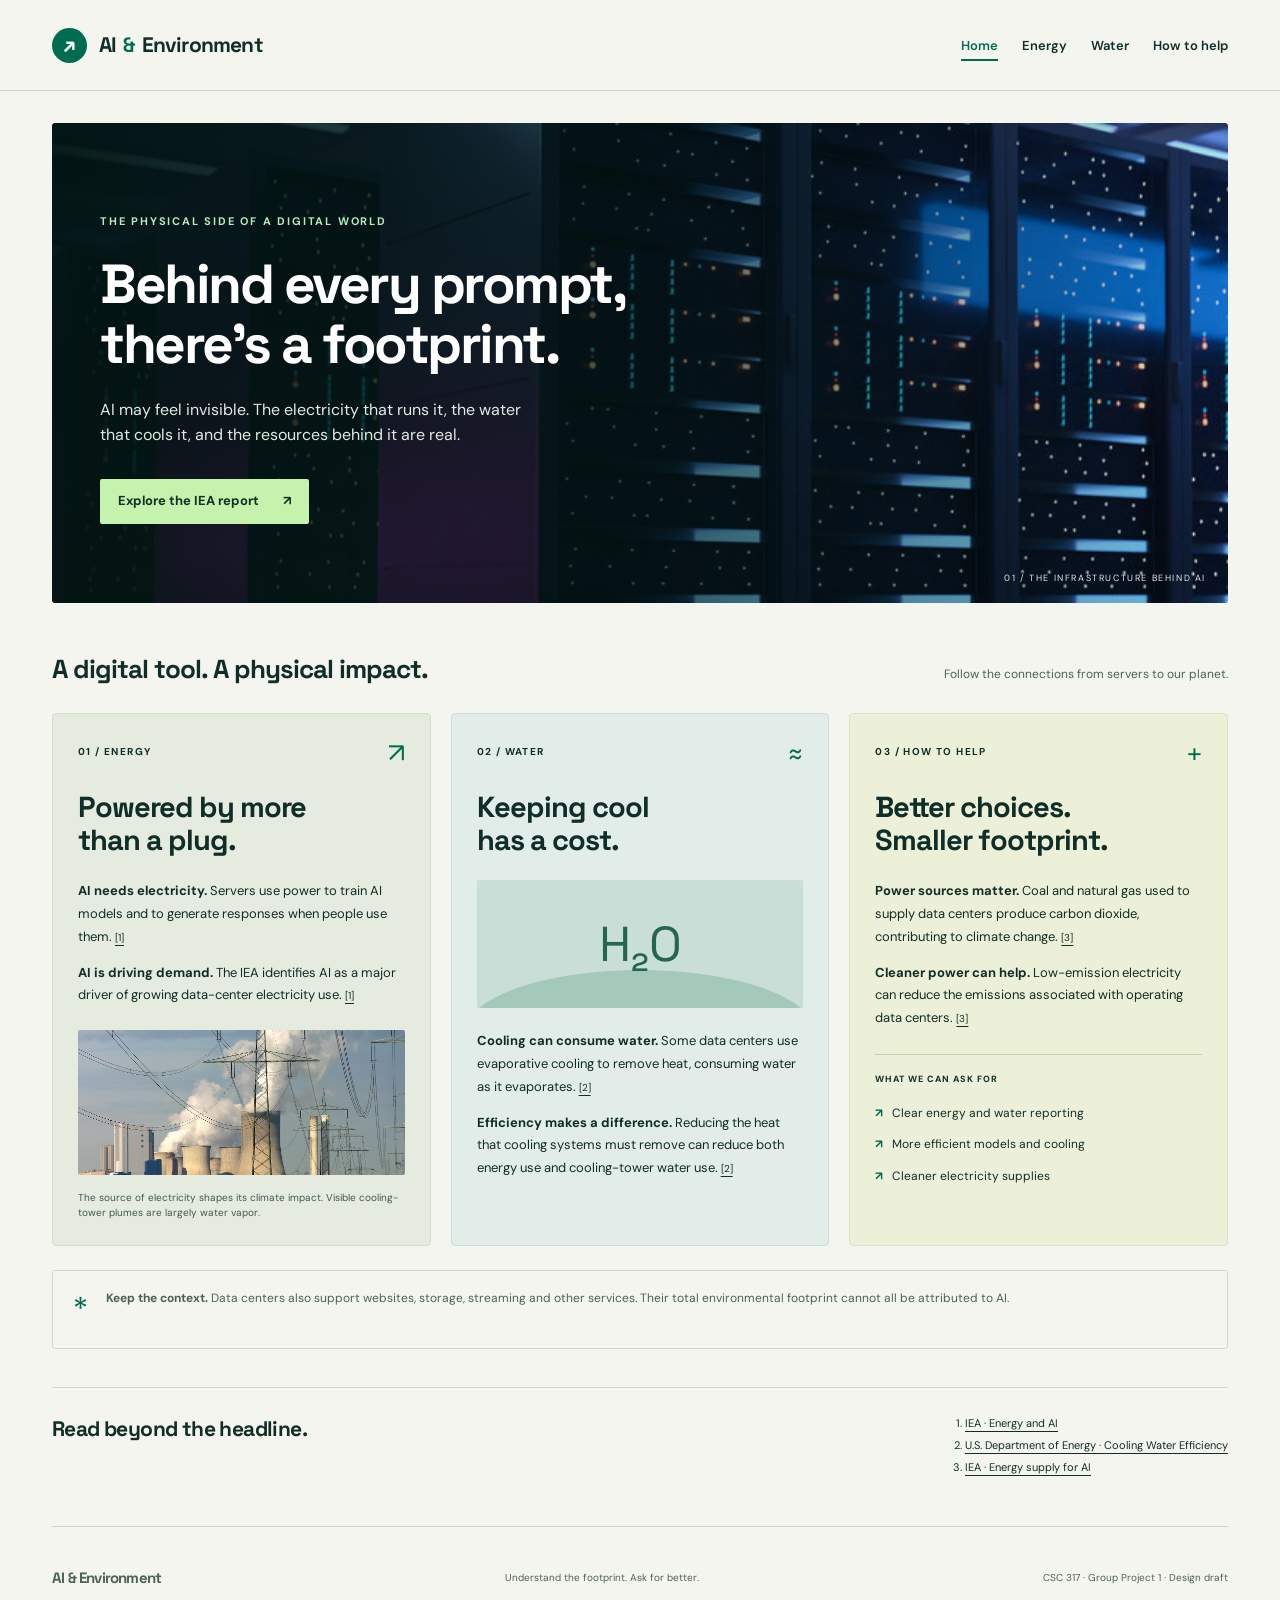
<file: index.html>
<!doctype html>
<html lang="en">
<head>
    <meta charset="utf-8">
    <meta name="viewport" content="width=device-width, initial-scale=1">
    <meta name="description"
        content="Explore the electricity, water and climate impacts behind artificial intelligence.">
    <title>AI & Environment — Behind the Prompt</title>
    <link rel="preconnect" href="https://fonts.googleapis.com">
    <link rel="preconnect" href="https://fonts.gstatic.com" crossorigin>
    <link
        href="https://fonts.googleapis.com/css2?family=DM+Sans:wght@400;500;600;700&family=Space+Grotesk:wght@400;500;600;700&display=swap"
        rel="stylesheet">
    <link rel="stylesheet" href="styles.css">
</head>

<body>
    <a class="skip" href="#main">Skip to content</a>
    <header class="site-header">
        <div class="header-inner">
            <div class="brand"><span class="brand-mark" aria-hidden="true">↗</span> AI <span class="amp">&</span>
                Environment</div>
            <nav aria-label="Main navigation">
              
                <button type="button" class="current" aria-current="page">Home</button>
                <button type="button">Energy</button>
                <button type="button">Water</button>
                <button type="button">How to help</button>
            </nav>
            
            <details class="mobile-menu">
                <summary aria-label="Toggle mobile navigation">
                    <span class="hamburger-icon" aria-hidden="true"><span></span><span></span><span></span></span>
                </summary>
                <nav aria-label="Mobile navigation">
                    <a href="#main">Home</a>
                    <a href="#energy-title">Energy</a>
                    <a href="#water-title">Water</a>
                    <a href="#help-title">How to help</a>
                </nav>
            </details>
        </div>
    </header>
    <main id="main">
        <section class="hero" aria-labelledby="hero-title">
            <img class="hero-image" src="server-room.jpg"
                alt="Rows of server racks illuminated by blue and purple lights.">
            <div class="hero-copy">
                <p class="eyebrow">THE PHYSICAL SIDE OF A DIGITAL WORLD</p>
                <h1 id="hero-title">Behind every prompt,<br>there’s a footprint.</h1>
                <p>AI may feel invisible. The electricity that runs it, the water that cools it, and the resources
                    behind it are real.</p>
                <a class="article-link" href="https://www.iea.org/reports/energy-and-ai">Explore the IEA report <span
                        aria-hidden="true">↗</span></a>
            </div>
            <div class="hero-caption">01 / THE INFRASTRUCTURE BEHIND AI</div>
        </section>
        <div class="section-heading">
            <h2>A digital tool. A physical impact.</h2>
            <p>Follow the connections from servers to our planet.</p>
        </div>
        <div class="cards">
            <section class="card" aria-labelledby="energy-title">
                <div class="card-top"><span class="category">01 / ENERGY</span><span class="symbol"
                        aria-hidden="true">↗</span></div>
                <h3 id="energy-title">Powered by more<br>than a plug.</h3>
                <p class="fact"><strong>AI needs electricity.</strong> Servers use power to train AI models and to
                    generate responses when people use them. <a href="#source-iea" aria-label="Source 1">[1]</a></p>
                <p class="fact"><strong>AI is driving demand.</strong> The IEA identifies AI as a major driver of
                    growing data-center electricity use. <a href="#source-iea" aria-label="Source 1">[1]</a></p>
                <figure><img src="power-station.jpg"
                        alt="Power station cooling towers and electricity transmission lines.">
                    <figcaption>The source of electricity shapes its climate impact. Visible cooling-tower plumes are
                        largely water vapor.</figcaption>
                </figure>
            </section>
            <section class="card water-card" aria-labelledby="water-title">
                <div class="card-top"><span class="category">02 / WATER</span><span class="symbol"
                        aria-hidden="true">≈</span></div>
                <h3 id="water-title">Keeping cool<br>has a cost.</h3>
                <div class="water-graphic" aria-hidden="true"><span>H₂O</span>
                    <div class="wave"></div>
                </div>
                <p class="fact"><strong>Cooling can consume water.</strong> Some data centers use evaporative cooling to
                    remove heat, consuming water as it evaporates. <a href="#source-doe" aria-label="Source 2">[2]</a>
                </p>
                <p class="fact"><strong>Efficiency makes a difference.</strong> Reducing the heat that cooling systems
                    must remove can reduce both energy use and cooling-tower water use. <a href="#source-doe"
                        aria-label="Source 2">[2]</a></p>
            </section>
            <section class="card help-card" aria-labelledby="help-title">
                <div class="card-top"><span class="category">03 / HOW TO HELP</span><span class="symbol"
                        aria-hidden="true">+</span></div>
                <h3 id="help-title">Better choices.<br>Smaller footprint.</h3>
                <p class="fact"><strong>Power sources matter.</strong> Coal and natural gas used to supply data centers
                    produce carbon dioxide, contributing to climate change. <a href="#source-supply"
                        aria-label="Source 3">[3]</a></p>
                <p class="fact"><strong>Cleaner power can help.</strong> Low-emission electricity can reduce the
                    emissions associated with operating data centers. <a href="#source-supply"
                        aria-label="Source 3">[3]</a></p>
                <div class="takeaway">
                    <p class="eyebrow">WHAT WE CAN ASK FOR</p>
                    <ul>
                        <li>Clear energy and water reporting</li>
                        <li>More efficient models and cooling</li>
                        <li>Cleaner electricity supplies</li>
                    </ul>
                </div>
            </section>
        </div>
        <aside class="context"><span aria-hidden="true">*</span>
            <p><strong>Keep the context.</strong> Data centers also support websites, storage, streaming and other
                services. Their total environmental footprint cannot all be attributed to AI.</p>
        </aside>
        <section class="sources" aria-labelledby="sources-title">
            <h2 id="sources-title">Read beyond the headline.</h2>
            <ol>
                <li id="source-iea"><a href="https://www.iea.org/reports/energy-and-ai">IEA · Energy and AI</a></li>
                <li id="source-doe"><a
                        href="https://www.energy.gov/cmei/femp/cooling-water-efficiency-opportunities-federal-data-centers">U.S.
                        Department of Energy · Cooling Water Efficiency</a></li>
                <li id="source-supply"><a href="https://www.iea.org/reports/energy-and-ai/energy-supply-for-ai">IEA ·
                        Energy supply for AI</a></li>
            </ol>
        </section>
    </main>
    <footer>
        <p class="brand">AI & Environment</p>
        <p>Understand the footprint. Ask for better.</p>
        <p>CSC 317 · Group Project 1 · Design draft</p>
    </footer>
</body>

</html>
</file>
<file: styles.css>
:root {
    --ink: #102e28;
    --green: #006c50;
    --paper: #f4f5ee;
    --line: #ccd6cb;
    --muted: #4c6259
}

* {
    box-sizing: border-box
}

body {
    margin: 0;
    background: var(--paper);
    color: var(--ink);
    font-family: 'DM Sans', sans-serif;
    line-height: 1.6
}

h1,
h2,
h3,
.brand {
    font-family: 'Space Grotesk', sans-serif
}

a {
    color: inherit;
    text-underline-offset: 4px
}

a:hover {
    color: var(--green)
}

a:focus-visible,
button:focus-visible {
    outline: 3px solid #b97000;
    outline-offset: 5px
}

button:active {
    transform: translateY(1px)
}

::selection {
    background: #b8f2ca;
    color: #102e28
}

.skip {
    position: fixed;
    top: -100px;
    left: 16px;
    padding: 10px;
    background: white;
    z-index: 20
}

.skip:focus-visible {
    top: 12px
}

.site-header {
    position: sticky;
    top: 0;
    z-index: 10;
    background: rgba(244, 245, 238, .97);
    border-bottom: 1px solid var(--line)
}

.header-inner {
    max-width: 1240px;
    margin: auto;
    min-height: 90px;
    padding: 18px 32px;
    display: flex;
    align-items: center;
    justify-content: space-between;
    gap: 24px
}

.brand {
    font-weight: 700;
    font-size: 21px;
    letter-spacing: -.8px;
    display: flex;
    align-items: center;
    gap: 7px
}

.brand-mark {
    display: inline-flex;
    align-items: center;
    justify-content: center;
    background: var(--green);
    color: white;
    width: 35px;
    height: 35px;
    border-radius: 50%;
    margin-right: 5px
}

.amp {
    color: var(--green)
}

nav {
    display: flex;
    gap: 24px
}

nav button {
    font: 600 13px 'DM Sans', sans-serif;
    color: var(--ink);
    border: 0;
    background: none;
    padding: 9px 0;
    cursor: pointer;
    position: relative
}

nav button:hover {
    color: var(--green)
}

nav button:first-child {
    color: var(--green)
}

nav button::after {
    content: '';
    position: absolute;
    bottom: 2px;
    left: 0;
    width: 0;
    height: 2px;
    background: var(--green);
    transition: width .2s
}

nav button:hover::after,
nav .current::after {
    width: 100%
}

main {
    max-width: 1240px;
    margin: auto;
    padding: 32px
}

.hero {
    position: relative;
    min-height: 480px;
    overflow: hidden;
    background: #071818;
    color: white;
    display: flex;
    align-items: center;
    border-radius: 4px
}

.hero-image {
    position: absolute;
    width: 100%;
    height: 100%;
    object-fit: cover;
    object-position: right center
}

.hero::before {
    content: '';
    position: absolute;
    inset: 0;
    background: linear-gradient(90deg, rgba(2, 20, 18, .96), rgba(2, 20, 18, .75) 43%, rgba(2, 20, 18, .08));
    z-index: 1
}

.hero-copy {
    position: relative;
    z-index: 2;
    padding: 48px;
    max-width: 670px
}

.eyebrow,
.category {
    font-size: 11px;
    letter-spacing: 1.8px;
    font-weight: 700
}

.hero .eyebrow {
    color: #b4edbd
}

h1 {
    font-size: clamp(36px, 4.3vw, 58px);
    line-height: 1.09;
    letter-spacing: -2.5px;
    margin: 23px 0
}

.hero-copy>p:not(.eyebrow) {
    max-width: 450px;
    font-size: 16px;
    color: #e0ebe4
}

.article-link {
    display: inline-flex;
    align-items: center;
    gap: 24px;
    background: #c5f2ac;
    color: #123126;
    padding: 12px 18px;
    margin-top: 15px;
    font-size: 13px;
    font-weight: 700;
    text-decoration: none;
    border-radius: 2px
}

.article-link:hover {
    background: white
}

.hero-caption {
    position: absolute;
    bottom: 18px;
    right: 22px;
    z-index: 2;
    font-size: 9px;
    letter-spacing: 1.6px;
    color: #e2eae7
}

.section-heading {
    display: flex;
    align-items: baseline;
    justify-content: space-between;
    gap: 20px;
    margin: 46px 0 22px
}

.section-heading h2 {
    font-size: 26px;
    letter-spacing: -1px;
    margin: 0
}

.section-heading p {
    font-size: 12px;
    color: var(--muted);
    margin: 0
}

.cards {
    display: flex;
    gap: 20px;
    align-items: stretch
}

.card {
    flex: 1;
    min-width: 0;
    padding: 25px;
    background: #e5ebdf;
    border: 1px solid #d3decc;
    border-radius: 4px
}

.water-card {
    background: #e2ece9;
    border-color: #cdded9
}

.help-card {
    background: #edf0d9;
    border-color: #dce1c7
}

.card-top {
    display: flex;
    justify-content: space-between;
    align-items: center
}

.category {
    font-size: 10px;
    letter-spacing: 1.4px
}

.symbol {
    font-size: 27px;
    line-height: 1;
    color: var(--green)
}

h3 {
    font-size: 29px;
    line-height: 1.15;
    letter-spacing: -1px;
    margin: 24px 0
}

.fact {
    font-size: 13px;
    line-height: 1.75
}

.fact strong {
    font-weight: 700
}

.fact a {
    font-size: 10px
}

figure {
    margin: 23px 0 0
}

figure img {
    width: 100%;
    height: 145px;
    object-fit: cover;
    border-radius: 2px
}

figcaption {
    font-size: 10px;
    line-height: 1.5;
    margin-top: 7px;
    color: #40594b
}

.water-graphic {
    height: 128px;
    position: relative;
    background: #c8ded6;
    overflow: hidden;
    margin: 22px 0;
    border-radius: 2px;
    display: flex;
    align-items: center;
    justify-content: center
}

.water-graphic>span {
    font-family: 'Space Grotesk', sans-serif;
    font-size: 49px;
    color: #236651;
    z-index: 1
}

.wave {
    position: absolute;
    bottom: -87px;
    width: 350px;
    height: 125px;
    background: #a4c9ba;
    border-radius: 50%
}

.takeaway {
    border-top: 1px solid #c4cfae;
    margin-top: 24px;
    padding-top: 8px
}

.takeaway .eyebrow {
    font-size: 9px;
    letter-spacing: 1px
}

.takeaway ul {
    padding: 0;
    list-style: none;
    font-size: 12px
}

.takeaway li {
    padding: 6px 0;
    display: flex;
    gap: 9px
}

.takeaway li::before {
    content: '↗';
    color: var(--green);
    font-weight: bold
}

.takeaway li:last-child {
    padding-bottom: 0
}

.context {
    display: flex;
    gap: 18px;
    margin: 24px 0 0;
    padding: 18px 20px;
    border: 1px solid var(--line);
    border-radius: 3px
}

.context>span {
    font-size: 32px;
    line-height: 1.3;
    color: var(--green)
}

.context p {
    font-size: 12px;
    margin: 0;
    color: var(--muted)
}

.sources {
    border-top: 1px solid var(--line);
    padding-top: 24px;
    margin-top: 38px;
    display: flex;
    justify-content: space-between;
    gap: 24px
}

.sources h2 {
    font-size: 21px;
    letter-spacing: -.6px;
    margin: 0
}

.sources ol {
    margin: 0;
    padding-left: 20px;
    font-size: 11px;
    line-height: 2
}

footer {
    max-width: 1176px;
    margin: 16px auto 0;
    padding: 24px 0 32px;
    border-top: 1px solid var(--line);
    display: flex;
    align-items: center;
    justify-content: space-between;
    gap: 20px
}

footer .brand {
    font-size: 15px
}

footer p {
    font-size: 10px;
    color: var(--muted)
}

@media(max-width:900px) {
    .header-inner {
        padding: 16px 24px
    }

    .brand {
        font-size: 18px
    }

    nav {
        gap: 16px
    }

    .hero-copy {
        padding: 35px
    }

    .section-heading {
        align-items: flex-start;
        flex-direction: column;
        gap: 5px
    }

    .cards {
        gap: 12px
    }

    .card {
        padding: 18px
    }

    h3 {
        font-size: 24px
    }

    footer {
        margin: 16px 32px 0
    }
}

@media(max-width:599px) {
    .header-inner {
        padding: 14px 20px;
        flex-direction: column;
        align-items: stretch;
        gap: 8px;
        min-height: 0
    }

    .brand {
        font-size: 19px
    }

    nav {
        justify-content: space-between;
        gap: 12px
    }

    nav button {
        font-size: 12px;
        min-height: 44px
    }

    main {
        padding: 20px
    }

    .hero {
        min-height: 490px;
        align-items: flex-end
    }

    .hero-image {
        object-position: 65% center
    }

    .hero::before {
        background: linear-gradient(0deg, rgba(2, 20, 18, .97), rgba(2, 20, 18, .73) 62%, rgba(2, 20, 18, .1))
    }

    .hero-copy {
        padding: 28px 24px 52px
    }

    .hero .eyebrow {
        font-size: 9px;
        letter-spacing: 1.2px
    }

    h1 {
        font-size: 39px;
        letter-spacing: -1.7px
    }

    .hero-copy>p:not(.eyebrow) {
        font-size: 14px
    }

    .hero-caption {
        left: 24px;
        font-size: 8px;
        right: auto
    }

    .section-heading {
        margin-top: 30px
    }

    .section-heading h2 {
        font-size: 24px
    }

    .cards {
        flex-direction: column;
        gap: 18px
    }

    .card {
        padding: 25px
    }

    h3 {
        font-size: 32px;
        margin: 20px 0
    }

    .fact {
        font-size: 14px
    }

    figure img {
        height: 175px
    }

    .water-graphic {
        height: 140px
    }

    .context {
        padding: 16px;
        gap: 12px
    }

    .sources {
        flex-direction: column;
        gap: 12px
    }

    .sources ol {
        font-size: 12px
    }

    footer {
        margin: 12px 20px 0;
        flex-direction: column;
        align-items: flex-start;
        gap: 4px
    }

    footer p {
        margin: 3px 0
    }

    footer .brand {
        margin-bottom: 6px
    }
}

@media(prefers-reduced-motion:reduce) {
    * {
        transition: none !important
    }
}

.mobile-menu {
    display: none;
}

@media (max-width: 599px) {
    .header-inner {
        flex-direction: row;
        align-items: center;
        justify-content: space-between;
        gap: 12px;
    }

    .header-inner > nav {
        display: none;
    }

    .header-inner .brand {
        font-size: clamp(14px, 4vw, 19px);
        letter-spacing: -0.6px;
    }

    .mobile-menu {
        display: block;
        position: relative;
        flex-shrink: 0;
    }

    .mobile-menu summary {
        display: flex;
        align-items: center;
        justify-content: center;
        width: 44px;
        height: 44px;
        cursor: pointer;
        border: 1px solid var(--line);
        border-radius: 5px;
        list-style: none;
        background: var(--paper);
    }

    .mobile-menu summary::-webkit-details-marker {
        display: none;
    }

    .mobile-menu summary:focus-visible {
        outline: 3px solid #bb7102;
        outline-offset: 3px;
    }

    .hamburger-icon {
        display: flex;
        flex-direction: column;
        gap: 5px;
    }

    .hamburger-icon span {
        width: 21px;
        height: 2px;
        background: var(--ink);
        border-radius: 2px;
    }

    .mobile-menu[open] summary {
        background: #e5ebdf;
    }

    .mobile-menu nav {
        position: absolute;
        top: calc(100% + 10px);
        right: 0;
        width: min(230px, 85vw);
        padding: 10px;
        display: flex;
        flex-direction: column;
        gap: 0;
        background: var(--paper);
        border: 1px solid var(--line);
        border-radius: 5px;
        box-shadow: 0 12px 26px rgba(0, 0, 0, .16);
        z-index: 30;
    }

    .mobile-menu nav a {
        display: block;
        padding: 12px;
        color: var(--ink);
        font-size: 14px;
        font-weight: 600;
        text-decoration: none;
        border-radius: 3px;
    }

    .mobile-menu nav a:hover,
    .mobile-menu nav a:focus-visible {
        color: var(--green);
        background: #e5ebdf;
    }
}
</file>
<file: ai-environment-draft/styles.css>
:root {
    --ink: #102e28;
    --green: #006c50;
    --paper: #f4f5ee;
    --line: #ccd6cb;
    --muted: #4c6259
}

* {
    box-sizing: border-box
}

body {
    margin: 0;
    background: var(--paper);
    color: var(--ink);
    font-family: 'DM Sans', sans-serif;
    line-height: 1.6
}

h1,
h2,
h3,
.brand {
    font-family: 'Space Grotesk', sans-serif
}

a {
    color: inherit;
    text-underline-offset: 4px
}

a:hover {
    color: var(--green)
}

a:focus-visible,
button:focus-visible {
    outline: 3px solid #b97000;
    outline-offset: 5px
}

button:active {
    transform: translateY(1px)
}

::selection {
    background: #b8f2ca;
    color: #102e28
}

.skip {
    position: fixed;
    top: -100px;
    left: 16px;
    padding: 10px;
    background: white;
    z-index: 20
}

.skip:focus-visible {
    top: 12px
}

.site-header {
    position: sticky;
    top: 0;
    z-index: 10;
    background: rgba(244, 245, 238, .97);
    border-bottom: 1px solid var(--line)
}

.header-inner {
    max-width: 1240px;
    margin: auto;
    min-height: 90px;
    padding: 18px 32px;
    display: flex;
    align-items: center;
    justify-content: space-between;
    gap: 24px
}

.brand {
    font-weight: 700;
    font-size: 21px;
    letter-spacing: -.8px;
    display: flex;
    align-items: center;
    gap: 7px
}

.brand-mark {
    display: inline-flex;
    align-items: center;
    justify-content: center;
    background: var(--green);
    color: white;
    width: 35px;
    height: 35px;
    border-radius: 50%;
    margin-right: 5px
}

.amp {
    color: var(--green)
}

nav {
    display: flex;
    gap: 24px
}

nav button {
    font: 600 13px 'DM Sans', sans-serif;
    color: var(--ink);
    border: 0;
    background: none;
    padding: 9px 0;
    cursor: pointer;
    position: relative
}

nav button:hover {
    color: var(--green)
}

nav button:first-child {
    color: var(--green)
}

nav button::after {
    content: '';
    position: absolute;
    bottom: 2px;
    left: 0;
    width: 0;
    height: 2px;
    background: var(--green);
    transition: width .2s
}

nav button:hover::after,
nav .current::after {
    width: 100%
}

main {
    max-width: 1240px;
    margin: auto;
    padding: 32px
}

.hero {
    position: relative;
    min-height: 480px;
    overflow: hidden;
    background: #071818;
    color: white;
    display: flex;
    align-items: center;
    border-radius: 4px
}

.hero-image {
    position: absolute;
    width: 100%;
    height: 100%;
    object-fit: cover;
    object-position: right center
}

.hero::before {
    content: '';
    position: absolute;
    inset: 0;
    background: linear-gradient(90deg, rgba(2, 20, 18, .96), rgba(2, 20, 18, .75) 43%, rgba(2, 20, 18, .08));
    z-index: 1
}

.hero-copy {
    position: relative;
    z-index: 2;
    padding: 48px;
    max-width: 670px
}

.eyebrow,
.category {
    font-size: 11px;
    letter-spacing: 1.8px;
    font-weight: 700
}

.hero .eyebrow {
    color: #b4edbd
}

h1 {
    font-size: clamp(36px, 4.3vw, 58px);
    line-height: 1.09;
    letter-spacing: -2.5px;
    margin: 23px 0
}

.hero-copy>p:not(.eyebrow) {
    max-width: 450px;
    font-size: 16px;
    color: #e0ebe4
}

.article-link {
    display: inline-flex;
    align-items: center;
    gap: 24px;
    background: #c5f2ac;
    color: #123126;
    padding: 12px 18px;
    margin-top: 15px;
    font-size: 13px;
    font-weight: 700;
    text-decoration: none;
    border-radius: 2px
}

.article-link:hover {
    background: white
}

.hero-caption {
    position: absolute;
    bottom: 18px;
    right: 22px;
    z-index: 2;
    font-size: 9px;
    letter-spacing: 1.6px;
    color: #e2eae7
}

.section-heading {
    display: flex;
    align-items: baseline;
    justify-content: space-between;
    gap: 20px;
    margin: 46px 0 22px
}

.section-heading h2 {
    font-size: 26px;
    letter-spacing: -1px;
    margin: 0
}

.section-heading p {
    font-size: 12px;
    color: var(--muted);
    margin: 0
}

.cards {
    display: flex;
    gap: 20px;
    align-items: stretch
}

.card {
    flex: 1;
    min-width: 0;
    padding: 25px;
    background: #e5ebdf;
    border: 1px solid #d3decc;
    border-radius: 4px
}

.water-card {
    background: #e2ece9;
    border-color: #cdded9
}

.help-card {
    background: #edf0d9;
    border-color: #dce1c7
}

.card-top {
    display: flex;
    justify-content: space-between;
    align-items: center
}

.category {
    font-size: 10px;
    letter-spacing: 1.4px
}

.symbol {
    font-size: 27px;
    line-height: 1;
    color: var(--green)
}

h3 {
    font-size: 29px;
    line-height: 1.15;
    letter-spacing: -1px;
    margin: 24px 0
}

.fact {
    font-size: 13px;
    line-height: 1.75
}

.fact strong {
    font-weight: 700
}

.fact a {
    font-size: 10px
}

figure {
    margin: 23px 0 0
}

figure img {
    width: 100%;
    height: 145px;
    object-fit: cover;
    border-radius: 2px
}

figcaption {
    font-size: 10px;
    line-height: 1.5;
    margin-top: 7px;
    color: #40594b
}

.water-graphic {
    height: 128px;
    position: relative;
    background: #c8ded6;
    overflow: hidden;
    margin: 22px 0;
    border-radius: 2px;
    display: flex;
    align-items: center;
    justify-content: center
}

.water-graphic>span {
    font-family: 'Space Grotesk', sans-serif;
    font-size: 49px;
    color: #236651;
    z-index: 1
}

.wave {
    position: absolute;
    bottom: -87px;
    width: 350px;
    height: 125px;
    background: #a4c9ba;
    border-radius: 50%
}

.takeaway {
    border-top: 1px solid #c4cfae;
    margin-top: 24px;
    padding-top: 8px
}

.takeaway .eyebrow {
    font-size: 9px;
    letter-spacing: 1px
}

.takeaway ul {
    padding: 0;
    list-style: none;
    font-size: 12px
}

.takeaway li {
    padding: 6px 0;
    display: flex;
    gap: 9px
}

.takeaway li::before {
    content: '↗';
    color: var(--green);
    font-weight: bold
}

.takeaway li:last-child {
    padding-bottom: 0
}

.context {
    display: flex;
    gap: 18px;
    margin: 24px 0 0;
    padding: 18px 20px;
    border: 1px solid var(--line);
    border-radius: 3px
}

.context>span {
    font-size: 32px;
    line-height: 1.3;
    color: var(--green)
}

.context p {
    font-size: 12px;
    margin: 0;
    color: var(--muted)
}

.sources {
    border-top: 1px solid var(--line);
    padding-top: 24px;
    margin-top: 38px;
    display: flex;
    justify-content: space-between;
    gap: 24px
}

.sources h2 {
    font-size: 21px;
    letter-spacing: -.6px;
    margin: 0
}

.sources ol {
    margin: 0;
    padding-left: 20px;
    font-size: 11px;
    line-height: 2
}

footer {
    max-width: 1176px;
    margin: 16px auto 0;
    padding: 24px 0 32px;
    border-top: 1px solid var(--line);
    display: flex;
    align-items: center;
    justify-content: space-between;
    gap: 20px
}

footer .brand {
    font-size: 15px
}

footer p {
    font-size: 10px;
    color: var(--muted)
}

@media(max-width:900px) {
    .header-inner {
        padding: 16px 24px
    }

    .brand {
        font-size: 18px
    }

    nav {
        gap: 16px
    }

    .hero-copy {
        padding: 35px
    }

    .section-heading {
        align-items: flex-start;
        flex-direction: column;
        gap: 5px
    }

    .cards {
        gap: 12px
    }

    .card {
        padding: 18px
    }

    h3 {
        font-size: 24px
    }

    footer {
        margin: 16px 32px 0
    }
}

@media(max-width:599px) {
    .header-inner {
        padding: 14px 20px;
        flex-direction: column;
        align-items: stretch;
        gap: 8px;
        min-height: 0
    }

    .brand {
        font-size: 19px
    }

    nav {
        justify-content: space-between;
        gap: 12px
    }

    nav button {
        font-size: 12px;
        min-height: 44px
    }

    main {
        padding: 20px
    }

    .hero {
        min-height: 490px;
        align-items: flex-end
    }

    .hero-image {
        object-position: 65% center
    }

    .hero::before {
        background: linear-gradient(0deg, rgba(2, 20, 18, .97), rgba(2, 20, 18, .73) 62%, rgba(2, 20, 18, .1))
    }

    .hero-copy {
        padding: 28px 24px 52px
    }

    .hero .eyebrow {
        font-size: 9px;
        letter-spacing: 1.2px
    }

    h1 {
        font-size: 39px;
        letter-spacing: -1.7px
    }

    .hero-copy>p:not(.eyebrow) {
        font-size: 14px
    }

    .hero-caption {
        left: 24px;
        font-size: 8px;
        right: auto
    }

    .section-heading {
        margin-top: 30px
    }

    .section-heading h2 {
        font-size: 24px
    }

    .cards {
        flex-direction: column;
        gap: 18px
    }

    .card {
        padding: 25px
    }

    h3 {
        font-size: 32px;
        margin: 20px 0
    }

    .fact {
        font-size: 14px
    }

    figure img {
        height: 175px
    }

    .water-graphic {
        height: 140px
    }

    .context {
        padding: 16px;
        gap: 12px
    }

    .sources {
        flex-direction: column;
        gap: 12px
    }

    .sources ol {
        font-size: 12px
    }

    footer {
        margin: 12px 20px 0;
        flex-direction: column;
        align-items: flex-start;
        gap: 4px
    }

    footer p {
        margin: 3px 0
    }

    footer .brand {
        margin-bottom: 6px
    }
}

@media(prefers-reduced-motion:reduce) {
    * {
        transition: none !important
    }
}

.mobile-menu {
    display: none;
}

@media (max-width: 599px) {
    .header-inner {
        flex-direction: row;
        align-items: center;
        justify-content: space-between;
        gap: 12px;
    }

    .header-inner > nav {
        display: none;
    }

    .header-inner .brand {
        font-size: clamp(14px, 4vw, 19px);
        letter-spacing: -0.6px;
    }

    .mobile-menu {
        display: block;
        position: relative;
        flex-shrink: 0;
    }

    .mobile-menu summary {
        display: flex;
        align-items: center;
        justify-content: center;
        width: 44px;
        height: 44px;
        cursor: pointer;
        border: 1px solid var(--line);
        border-radius: 5px;
        list-style: none;
        background: var(--paper);
    }

    .mobile-menu summary::-webkit-details-marker {
        display: none;
    }

    .mobile-menu summary:focus-visible {
        outline: 3px solid #bb7102;
        outline-offset: 3px;
    }

    .hamburger-icon {
        display: flex;
        flex-direction: column;
        gap: 5px;
    }

    .hamburger-icon span {
        width: 21px;
        height: 2px;
        background: var(--ink);
        border-radius: 2px;
    }

    .mobile-menu[open] summary {
        background: #e5ebdf;
    }

    .mobile-menu nav {
        position: absolute;
        top: calc(100% + 10px);
        right: 0;
        width: min(230px, 85vw);
        padding: 10px;
        display: flex;
        flex-direction: column;
        gap: 0;
        background: var(--paper);
        border: 1px solid var(--line);
        border-radius: 5px;
        box-shadow: 0 12px 26px rgba(0, 0, 0, .16);
        z-index: 30;
    }

    .mobile-menu nav a {
        display: block;
        padding: 12px;
        color: var(--ink);
        font-size: 14px;
        font-weight: 600;
        text-decoration: none;
        border-radius: 3px;
    }

    .mobile-menu nav a:hover,
    .mobile-menu nav a:focus-visible {
        color: var(--green);
        background: #e5ebdf;
    }
}
</file>
